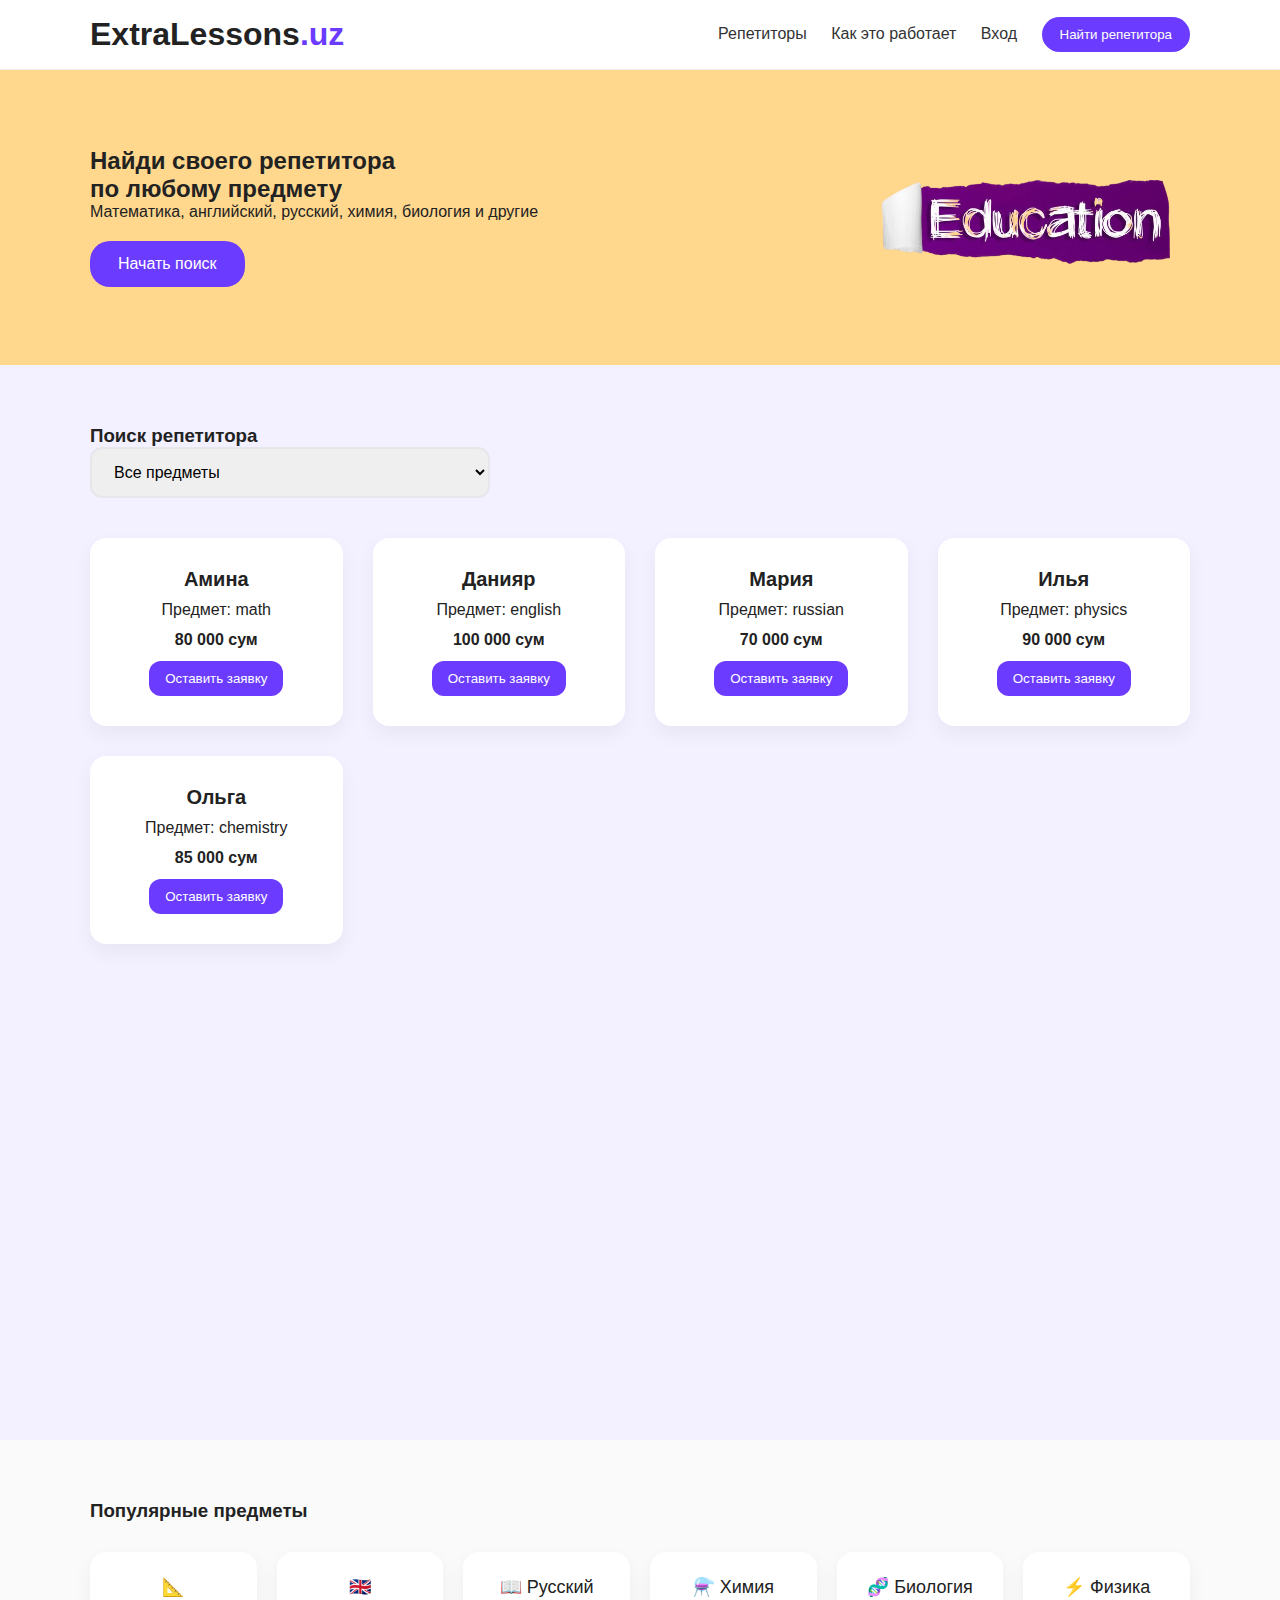
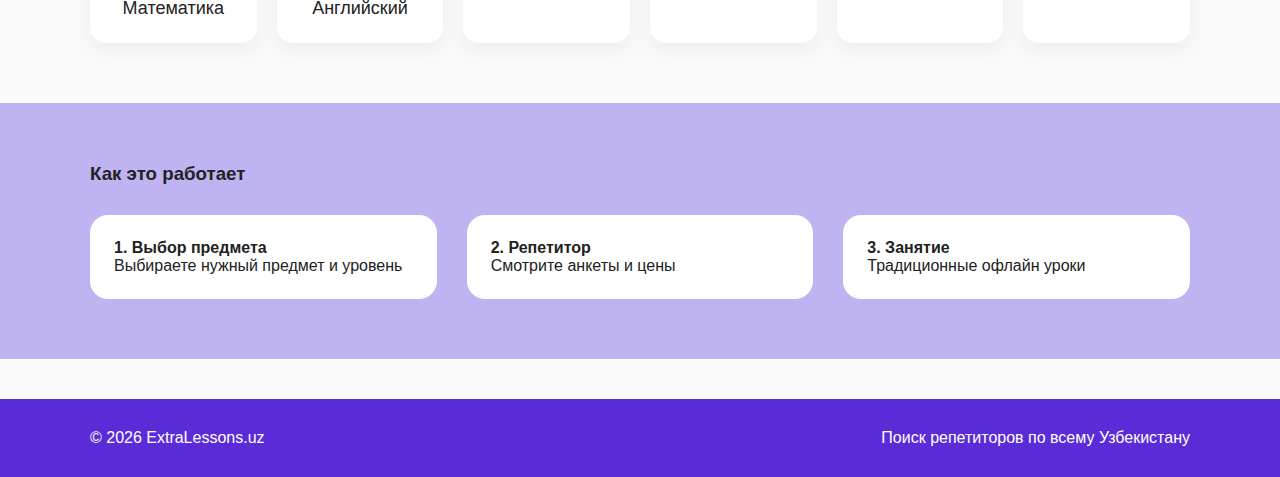
<file: index.html>
<!DOCTYPE html>
<html lang="ru">
<head>
  <meta charset="UTF-8" />
  <title>ExtraLessons.uz — Репетиторы</title>
  <link rel="stylesheet" href="style.css" />
</head>
<body>

<header class="header">
  <div class="container header-inner">
    <h1 class="logo">ExtraLessons<span>.uz</span></h1>
    <nav>
      <a href="#">Репетиторы</a>
      <a href="">Как это работает</a>
      <a href="#">Вход</a>
      <button class="btn">Найти репетитора</button>
    </nav>
  </div>
</header>

<section class="hero">
  <div class="container hero-inner">
    <div>
      <h2>Найди своего репетитора<br>по любому предмету</h2>
      <p>Математика, английский, русский, химия, биология и другие</p>
      <button class="btn big">Начать поиск</button>
    </div>
    <img src="img/istockphoto-1125567353-612x612-removebg-preview.png" alt="education">
  </div>
</section>

<section class="search full-section">
  <div class="container">
    <h3>Поиск репетитора</h3>

    <select id="subjectSelect">
      <option value="all">Все предметы</option>
      <option value="math">Математика</option>
      <option value="english">Английский</option>
      <option value="russian">Русский</option>
      <option value="chemistry">Химия</option>
      <option value="biology">Биология</option>
      <option value="physics">Физика</option>
    </select>

    <div id="tutors" class="tutors"></div>
  </div>
</section>

<script src="script.js"></script>

<section class="subjects">
  <div class="container">
    <h3>Популярные предметы</h3>
    <div class="cards">
      <div class="card">📐 Математика</div>
      <div class="card">🇬🇧 Английский</div>
      <div class="card">📖 Русский</div>
      <div class="card">⚗️ Химия</div>
      <div class="card">🧬 Биология</div>
      <div class="card">⚡ Физика</div>
    </div>
  </div>
</section>

<section class="how">
  <div class="container">
    <h3>Как это работает</h3>
    <div class="steps">
      <div class="step">
        <h4>1. Выбор предмета</h4>
        <p>Выбираете нужный предмет и уровень</p>
      </div>
      <div class="step">
        <h4>2. Репетитор</h4>
        <p>Смотрите анкеты и цены</p>
      </div>
      <div class="step">
        <h4>3. Занятие</h4>
        <p>Традиционные офлайн уроки</p>
      </div>
    </div>
  </div>
</section>

<footer class="footer">
  <div class="container footer-inner">
    <p>© 2026 ExtraLessons.uz</p>
    <p>Поиск репетиторов по всему Узбекистану</p>
  </div>
</footer>

</body>
</html>
</file>
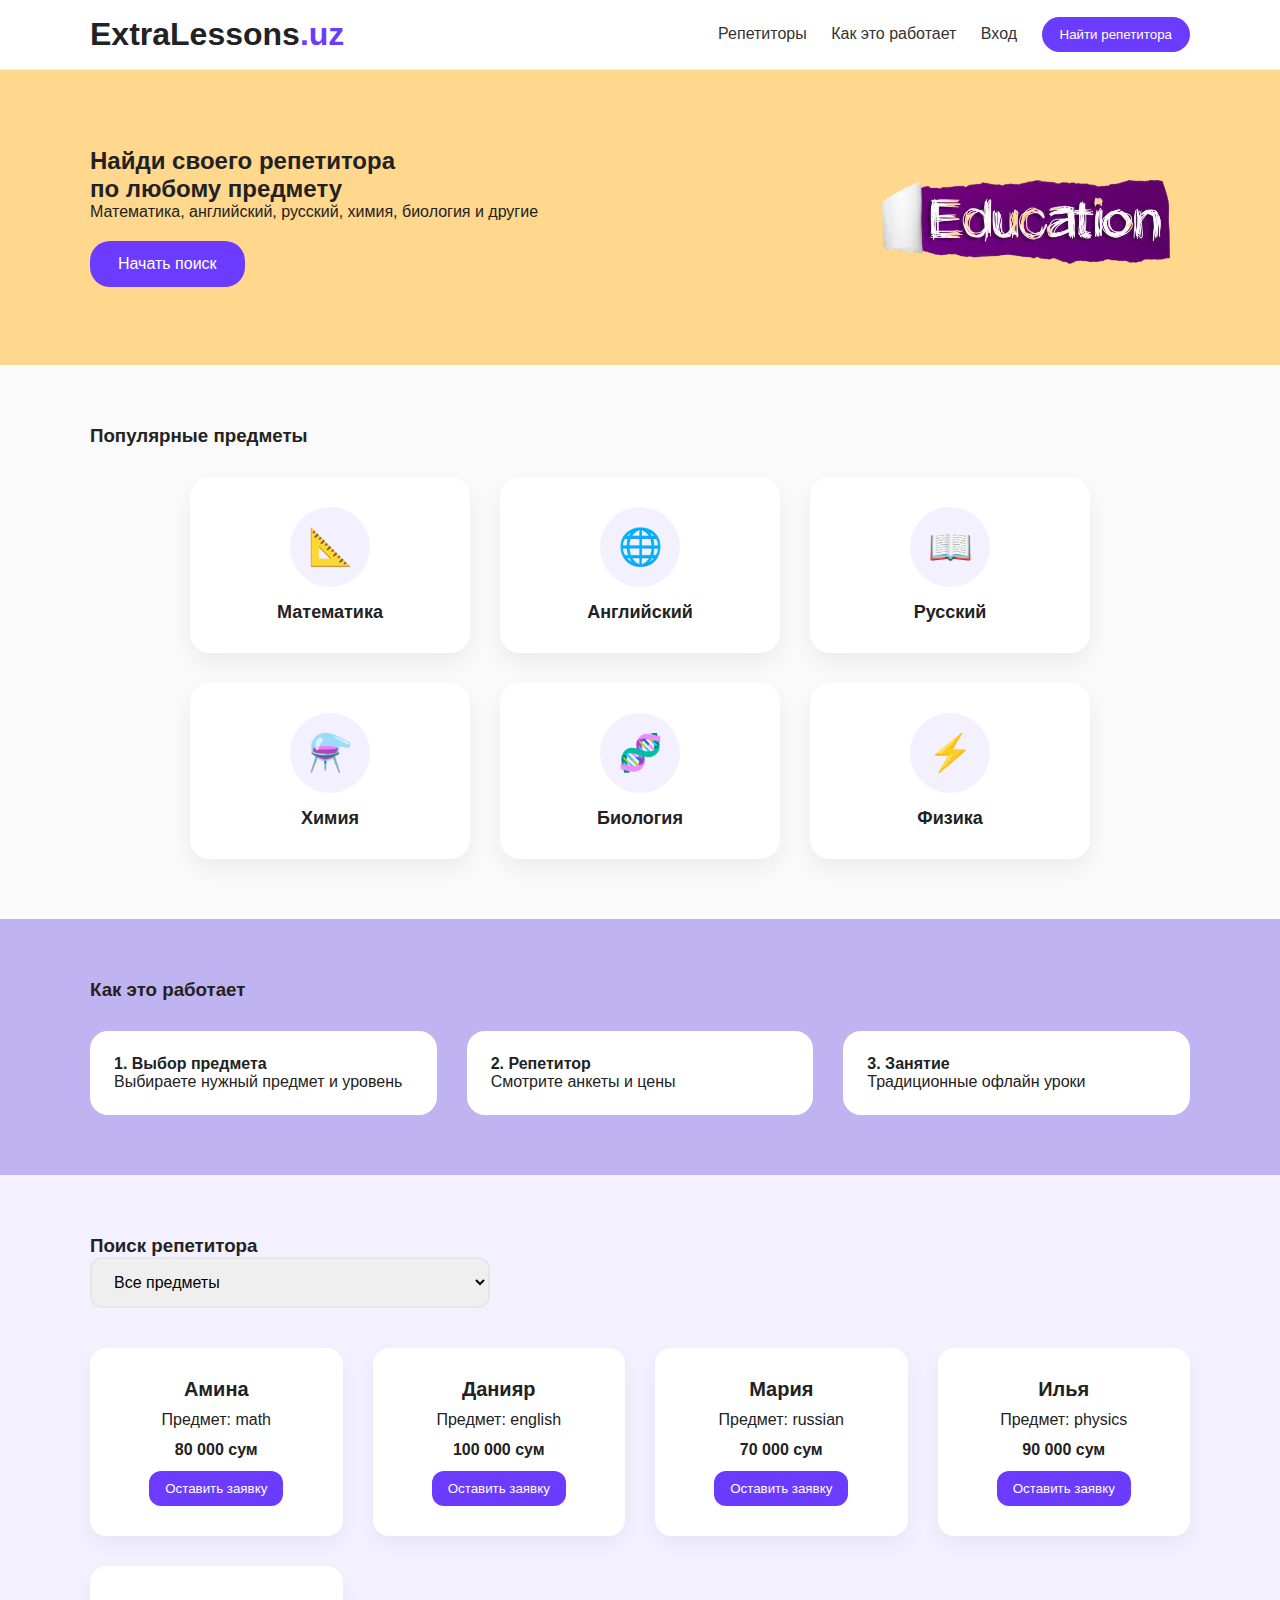
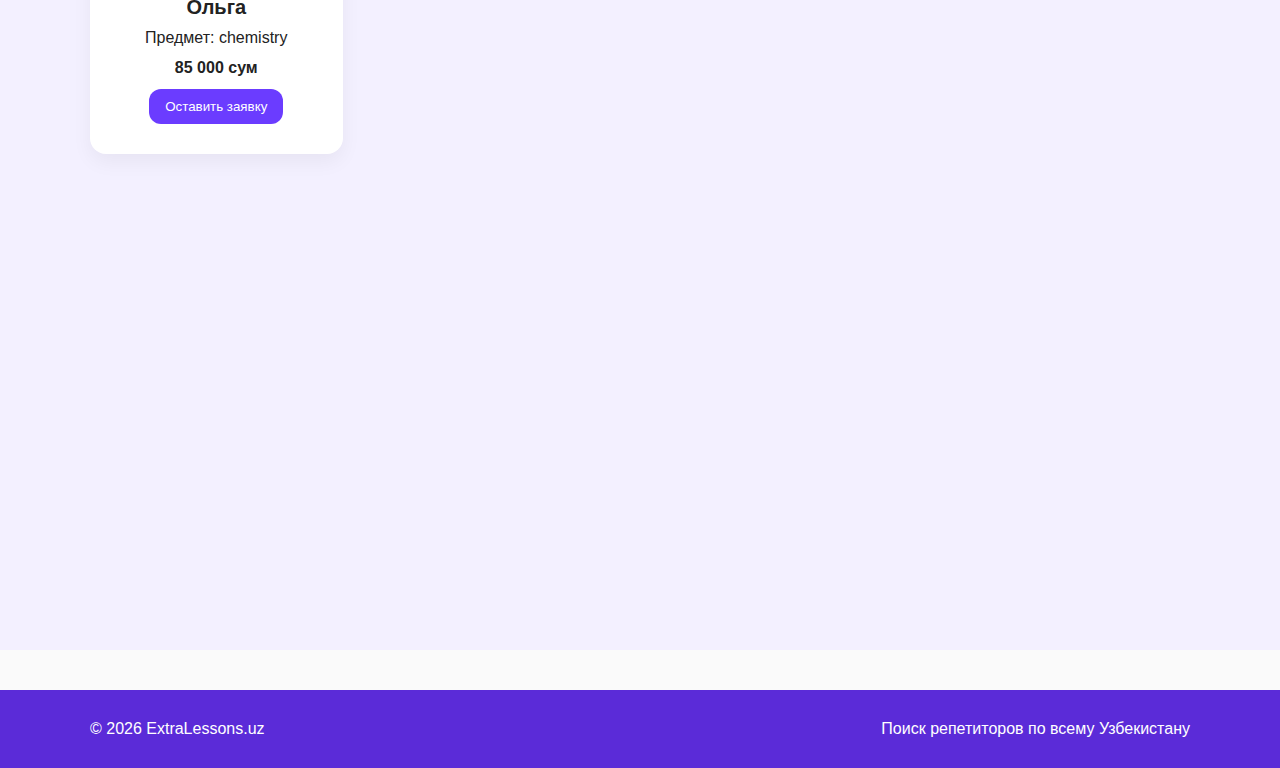
<file: repetitor/index.html>
<!DOCTYPE html>
<html lang="ru">
<head>
  <meta charset="UTF-8" />
  <title>ExtraLessons.uz — Репетиторы</title>
  <link rel="stylesheet" href="style.css" />
</head>
<body>

<header class="header">
  <div class="container header-inner">
    <h1 class="logo">ExtraLessons<span>.uz</span></h1>
    <nav>
      <a href="#">Репетиторы</a>
      <a href="">Как это работает</a>
      <a href="#">Вход</a>
      <button class="btn">Найти репетитора</button>
    </nav>
  </div>
</header>

<section class="hero">
  <div class="container hero-inner">
    <div>
      <h2>Найди своего репетитора<br>по любому предмету</h2>
      <p>Математика, английский, русский, химия, биология и другие</p>
      <button class="btn big">Начать поиск</button>
    </div>
    <img src="img/istockphoto-1125567353-612x612-removebg-preview.png" alt="education">
  </div>
</section>

<section class="subjects">
  <div class="container">
    <h3>Популярные предметы</h3>

    <div class="subjects-cards">
      <div class="subject-card">
        <div class="subject-img">📐</div>
        <h4>Математика</h4>
      </div>

      <div class="subject-card">
        <div class="subject-img">🌐</div>
        <h4>Английский</h4>
      </div>

      <div class="subject-card">
        <div class="subject-img">📖</div>
        <h4>Русский</h4>
      </div>

      <div class="subject-card">
        <div class="subject-img">⚗️</div>
        <h4>Химия</h4>
      </div>

      <div class="subject-card">
        <div class="subject-img">🧬</div>
        <h4>Биология</h4>
      </div>

      <div class="subject-card">
        <div class="subject-img">⚡</div>
        <h4>Физика</h4>
      </div>
    </div>
  </div>
</section>

<section class="how">
  <div class="container">
    <h3>Как это работает</h3>
    <div class="steps">
      <div class="step">
        <h4>1. Выбор предмета</h4>
        <p>Выбираете нужный предмет и уровень</p>
      </div>
      <div class="step">
        <h4>2. Репетитор</h4>
        <p>Смотрите анкеты и цены</p>
      </div>
      <div class="step">
        <h4>3. Занятие</h4>
        <p>Традиционные офлайн уроки</p>
      </div>
    </div>
  </div>
</section>

<section class="search full-section">
  <div class="container">
    <h3>Поиск репетитора</h3>

    <select id="subjectSelect">
      <option value="all">Все предметы</option>
      <option value="math">Математика</option>
      <option value="english">Английский</option>
      <option value="russian">Русский</option>
      <option value="chemistry">Химия</option>
      <option value="biology">Биология</option>
      <option value="physics">Физика</option>
    </select>

    <div id="tutors" class="tutors"></div>
  </div>
</section>

<script src="script.js"></script>

<footer class="footer">
  <div class="container footer-inner">
    <p>© 2026 ExtraLessons.uz</p>
    <p>Поиск репетиторов по всему Узбекистану</p>
  </div>
</footer>

</body>
</html>
</file>
<file: style.css>
* {
  margin: 0;
  padding: 0;
  box-sizing: border-box;
  font-family: Arial, sans-serif;
}

body {
  background: #fafafa;
  color: #222;
}

.container {
  width: 90%;
  max-width: 1100px;
  margin: auto;
}

.header {
  background: #fff;
  border-bottom: 1px solid #eee;
}

.header-inner {
  display: flex;
  justify-content: space-between;
  align-items: center;
  padding: 16px 0;
}

.logo span {
  color: #6b3cff;
}

nav a {
  margin-right: 20px;
  text-decoration: none;
  color: #333;
}

.btn {
  background: #6b3cff;
  color: #fff;
  border: none;
  padding: 10px 18px;
  border-radius: 20px;
  cursor: pointer;
}

.btn.big {
  margin-top: 20px;
  padding: 14px 28px;
  font-size: 16px;
}



.hero-inner {
  display: flex;
  align-items: center;
  justify-content: space-between;
  gap: 40px;
}

.hero img {
  width: 320px;
}

.subjects {
  padding: 60px 0;
}

.subjects h3 {
  margin-bottom: 30px;
}

.cards {
  display: grid;
  grid-template-columns: repeat(auto-fit, minmax(160px, 1fr));
  gap: 20px;
}

.card {
  background: #fff;
  padding: 24px;
  border-radius: 16px;
  text-align: center;
  font-size: 18px;
  box-shadow: 0 8px 20px rgba(0,0,0,0.05);
}

.how {
  background: #f3f0ff;
  padding: 60px 0;
}

.steps {
  display: grid;
  grid-template-columns: repeat(auto-fit, minmax(220px, 1fr));
  gap: 30px;
  margin-top: 30px;
}

.step {
  background: #fff;
  padding: 24px;
  border-radius: 18px;
}

.footer {
  background: #5b2bd8;
  color: #fff;
  padding: 30px 0;
  margin-top: 40px;
}

.footer-inner {
  display: flex;
  justify-content: space-between;
  flex-wrap: wrap;
}

* {
  margin: 0;
  padding: 0;
  box-sizing: border-box;
  font-family: Arial, sans-serif;
}

body {
  background: #fafafa;
  color: #222;
}

.container {
  width: 90%;
  max-width: 1100px;
  margin: auto;
}

.header {
  background: #fff;
  border-bottom: 1px solid #eee;
}

.header-inner {
  display: flex;
  justify-content: space-between;
  align-items: center;
  padding: 16px 0;
}

.logo span {
  color: #6b3cff;
}

nav a {
  margin-right: 20px;
  text-decoration: none;
  color: #333;
}

.btn {
  background: #6b3cff;
  color: #fff;
  border: none;
  padding: 10px 18px;
  border-radius: 20px;
  cursor: pointer;
}

.btn.big {
  margin-top: 20px;
  padding: 14px 28px;
  font-size: 16px;
}

.hero {
  background: #ffd78d;
  padding: 60px 0;
}

.hero-inner {
  display: flex;
  align-items: center;
  justify-content: space-between;
  gap: 40px;
}

.hero img {
  width: 320px;
}

.subjects {
  padding: 60px 0;
}

.subjects h3 {
  margin-bottom: 30px;
}

.cards {
  display: grid;
  grid-template-columns: repeat(auto-fit, minmax(160px, 1fr));
  gap: 20px;
}

.card {
  background: #fff;
  padding: 24px;
  border-radius: 16px;
  text-align: center;
  font-size: 18px;
  box-shadow: 0 8px 20px rgba(0,0,0,0.05);
}

.how {
  background: #bfb3f2;
  padding: 60px 0;
}

.steps {
  display: grid;
  grid-template-columns: repeat(auto-fit, minmax(220px, 1fr));
  gap: 30px;
  margin-top: 30px;
}

.step {
  background: #fff;
  padding: 24px;
  border-radius: 18px;
}

.footer {
  background: #5b2bd8;
  color: #fff;
  padding: 30px 0;
  margin-top: 40px;
}

.footer-inner {
  display: flex;
  justify-content: space-between;
  flex-wrap: wrap;
}


.full-section {
  width: 100%;
  background: #f3f0ff;
  padding: 60px 0;
}

#subjectSelect {
  width: 100%;
  max-width: 400px;
  padding: 14px 18px;
  font-size: 16px;
  border-radius: 12px;
  border: 2px solid #e5e7eb;
  cursor: pointer;
  transition: all 0.25s ease;
  margin-bottom: 40px;
}

#subjectSelect:hover {
  border-color: #22c55e;
  box-shadow: 0 4px 12px rgba(34,197,94,0.2);
}

#subjectSelect:focus {
  border-color: #16a34a;
  transform: scale(1.02);
  box-shadow: 0 0 0 4px rgba(22,163,74,0.25);
}

.tutors {
  display: grid;
  grid-template-columns: repeat(auto-fit, minmax(220px, 1fr));
  gap: 30px;
  justify-items: center;
}

.tutor {
  background: #fff;
  padding: 30px 20px;
  border-radius: 16px;
  width: 100%;
  max-width: 280px;
  text-align: center;
  box-shadow: 0 8px 20px rgba(0,0,0,0.05);
  opacity: 0;
  transform: translateY(30px);
  transition: all 0.4s ease;
}

.tutor.show {
  opacity: 1;
  transform: translateY(0);
}

.tutor h4 {
  margin-bottom: 10px;
  font-size: 20px;
}

.tutor .price {
  margin: 12px 0;
  font-weight: bold;
}

.tutor .btn {
  background: #6b3cff;
  color: #fff;
  border: none;
  padding: 10px 16px;
  border-radius: 12px;
  cursor: pointer;
  transition: 0.2s;
}

.tutor .btn:hover {
  background: #4a1ebd;
}

.tutor:hover {
  transform: translateY(-5px) scale(1.02);
  box-shadow: 0 12px 25px rgba(0,0,0,0.1);
}
</file>
<file: repetitor/style.css>
* {
  margin: 0;
  padding: 0;
  box-sizing: border-box;
  font-family: Arial, sans-serif;
}

body {
  background: #fafafa;
  color: #222;
}

.container {
  width: 90%;
  max-width: 1100px;
  margin: auto;
}

.header {
  background: #fff;
  border-bottom: 1px solid #eee;
}

.header-inner {
  display: flex;
  justify-content: space-between;
  align-items: center;
  padding: 16px 0;
}

.logo span {
  color: #6b3cff;
}

nav a {
  margin-right: 20px;
  text-decoration: none;
  color: #333;
}

.btn {
  background: #6b3cff;
  color: #fff;
  border: none;
  padding: 10px 18px;
  border-radius: 20px;
  cursor: pointer;
}

.btn.big {
  margin-top: 20px;
  padding: 14px 28px;
  font-size: 16px;
}



.hero-inner {
  display: flex;
  align-items: center;
  justify-content: space-between;
  gap: 40px;
}

.hero img {
  width: 320px;
}

.subjects {
  padding: 60px 0;
}

.subjects h3 {
  margin-bottom: 30px;
}

.cards {
  display: grid;
  grid-template-columns: repeat(auto-fit, minmax(160px, 1fr));
  gap: 20px;
}

.card {
  background: #fff;
  padding: 24px;
  border-radius: 16px;
  text-align: center;
  font-size: 18px;
  box-shadow: 0 8px 20px rgba(0,0,0,0.05);
}

.how {
  background: #f3f0ff;
  padding: 60px 0;
}

.steps {
  display: grid;
  grid-template-columns: repeat(auto-fit, minmax(220px, 1fr));
  gap: 30px;
  margin-top: 30px;
}

.step {
  background: #fff;
  padding: 24px;
  border-radius: 18px;
}

.footer {
  background: #5b2bd8;
  color: #fff;
  padding: 30px 0;
  margin-top: 40px;
}

.footer-inner {
  display: flex;
  justify-content: space-between;
  flex-wrap: wrap;
}

* {
  margin: 0;
  padding: 0;
  box-sizing: border-box;
  font-family: Arial, sans-serif;
}

body {
  background: #fafafa;
  color: #222;
}

.container {
  width: 90%;
  max-width: 1100px;
  margin: auto;
}

.header {
  background: #fff;
  border-bottom: 1px solid #eee;
}

.header-inner {
  display: flex;
  justify-content: space-between;
  align-items: center;
  padding: 16px 0;
}

.logo span {
  color: #6b3cff;
}

nav a {
  margin-right: 20px;
  text-decoration: none;
  color: #333;
}

.btn {
  background: #6b3cff;
  color: #fff;
  border: none;
  padding: 10px 18px;
  border-radius: 20px;
  cursor: pointer;
}

.btn.big {
  margin-top: 20px;
  padding: 14px 28px;
  font-size: 16px;
}

.hero {
  background: #ffd78d;
  padding: 60px 0;
}

.hero-inner {
  display: flex;
  align-items: center;
  justify-content: space-between;
  gap: 40px;
}

.hero img {
  width: 320px;
}

.subjects {
  padding: 60px 0;
}

.subjects h3 {
  margin-bottom: 30px;
}

.cards {
  display: grid;
  grid-template-columns: repeat(auto-fit, minmax(160px, 1fr));
  gap: 20px;
}

.card {
  background: #fff;
  padding: 24px;
  border-radius: 16px;
  text-align: center;
  font-size: 18px;
  box-shadow: 0 8px 20px rgba(0,0,0,0.05);
}

.how {
  background: #bfb3f2;
  padding: 60px 0;
}

.steps {
  display: grid;
  grid-template-columns: repeat(auto-fit, minmax(220px, 1fr));
  gap: 30px;
  margin-top: 30px;
}

.step {
  background: #fff;
  padding: 24px;
  border-radius: 18px;
}

.footer {
  background: #5b2bd8;
  color: #fff;
  padding: 30px 0;
  margin-top: 40px;
}

.footer-inner {
  display: flex;
  justify-content: space-between;
  flex-wrap: wrap;
}


.full-section {
  width: 100%;
  background: #f3f0ff;
  padding: 60px 0;
}

#subjectSelect {
  width: 100%;
  max-width: 400px;
  padding: 14px 18px;
  font-size: 16px;
  border-radius: 12px;
  border: 2px solid #e5e7eb;
  cursor: pointer;
  transition: all 0.25s ease;
  margin-bottom: 40px;
}

#subjectSelect:hover {
  border-color: #22c55e;
  box-shadow: 0 4px 12px rgba(34,197,94,0.2);
}

#subjectSelect:focus {
  border-color: #16a34a;
  transform: scale(1.02);
  box-shadow: 0 0 0 4px rgba(22,163,74,0.25);
}

.tutors {
  display: grid;
  grid-template-columns: repeat(auto-fit, minmax(220px, 1fr));
  gap: 30px;
  justify-items: center;
}

.tutor {
  background: #fff;
  padding: 30px 20px;
  border-radius: 16px;
  width: 100%;
  max-width: 280px;
  text-align: center;
  box-shadow: 0 8px 20px rgba(0,0,0,0.05);
  opacity: 0;
  transform: translateY(30px);
  transition: all 0.4s ease;
}

.tutor.show {
  opacity: 1;
  transform: translateY(0);
}

.tutor h4 {
  margin-bottom: 10px;
  font-size: 20px;
}

.tutor .price {
  margin: 12px 0;
  font-weight: bold;
}

.tutor .btn {
  background: #6b3cff;
  color: #fff;
  border: none;
  padding: 10px 16px;
  border-radius: 12px;
  cursor: pointer;
  transition: 0.2s;
}

.tutor .btn:hover {
  background: #4a1ebd;
}

.tutor:hover {
  transform: translateY(-5px) scale(1.02);
  box-shadow: 0 12px 25px rgba(0,0,0,0.1);
}

.subjects-cards {
  display: grid;
  grid-template-columns: repeat(3, 1fr);
  gap: 30px;
  max-width: 900px;
  margin: 0 auto;
}

.subject-card {
  background: #fff;
  border-radius: 20px;
  padding: 30px 20px;
  text-align: center;
  cursor: pointer;
  box-shadow: 0 10px 25px rgba(0,0,0,0.06);
  transition: all 0.35s ease;
  position: relative;
  overflow: hidden;
}

.subject-card::before {
  content: "";
  position: absolute;
  inset: 0;
  background: linear-gradient(135deg, #6b3cff, #9b7bff);
  opacity: 0;
  transition: 0.35s;
}

.subject-card:hover::before {
  opacity: 0.08;
}

.subject-card:hover {
  transform: translateY(-8px) scale(1.03);
  box-shadow: 0 18px 35px rgba(107,60,255,0.25);
}

.subject-img {
  width: 80px;
  height: 80px;
  margin: 0 auto 15px;
  background: #f3f0ff;
  border-radius: 50%;
  display: flex;
  align-items: center;
  justify-content: center;
  font-size: 36px;
  transition: 0.3s;
}

.subject-card:hover .subject-img {
  background: #6b3cff;
  color: #fff;
  transform: rotate(6deg) scale(1.1);
}

.subject-card h4 {
  font-size: 18px;
  font-weight: 600;
}
</file>
